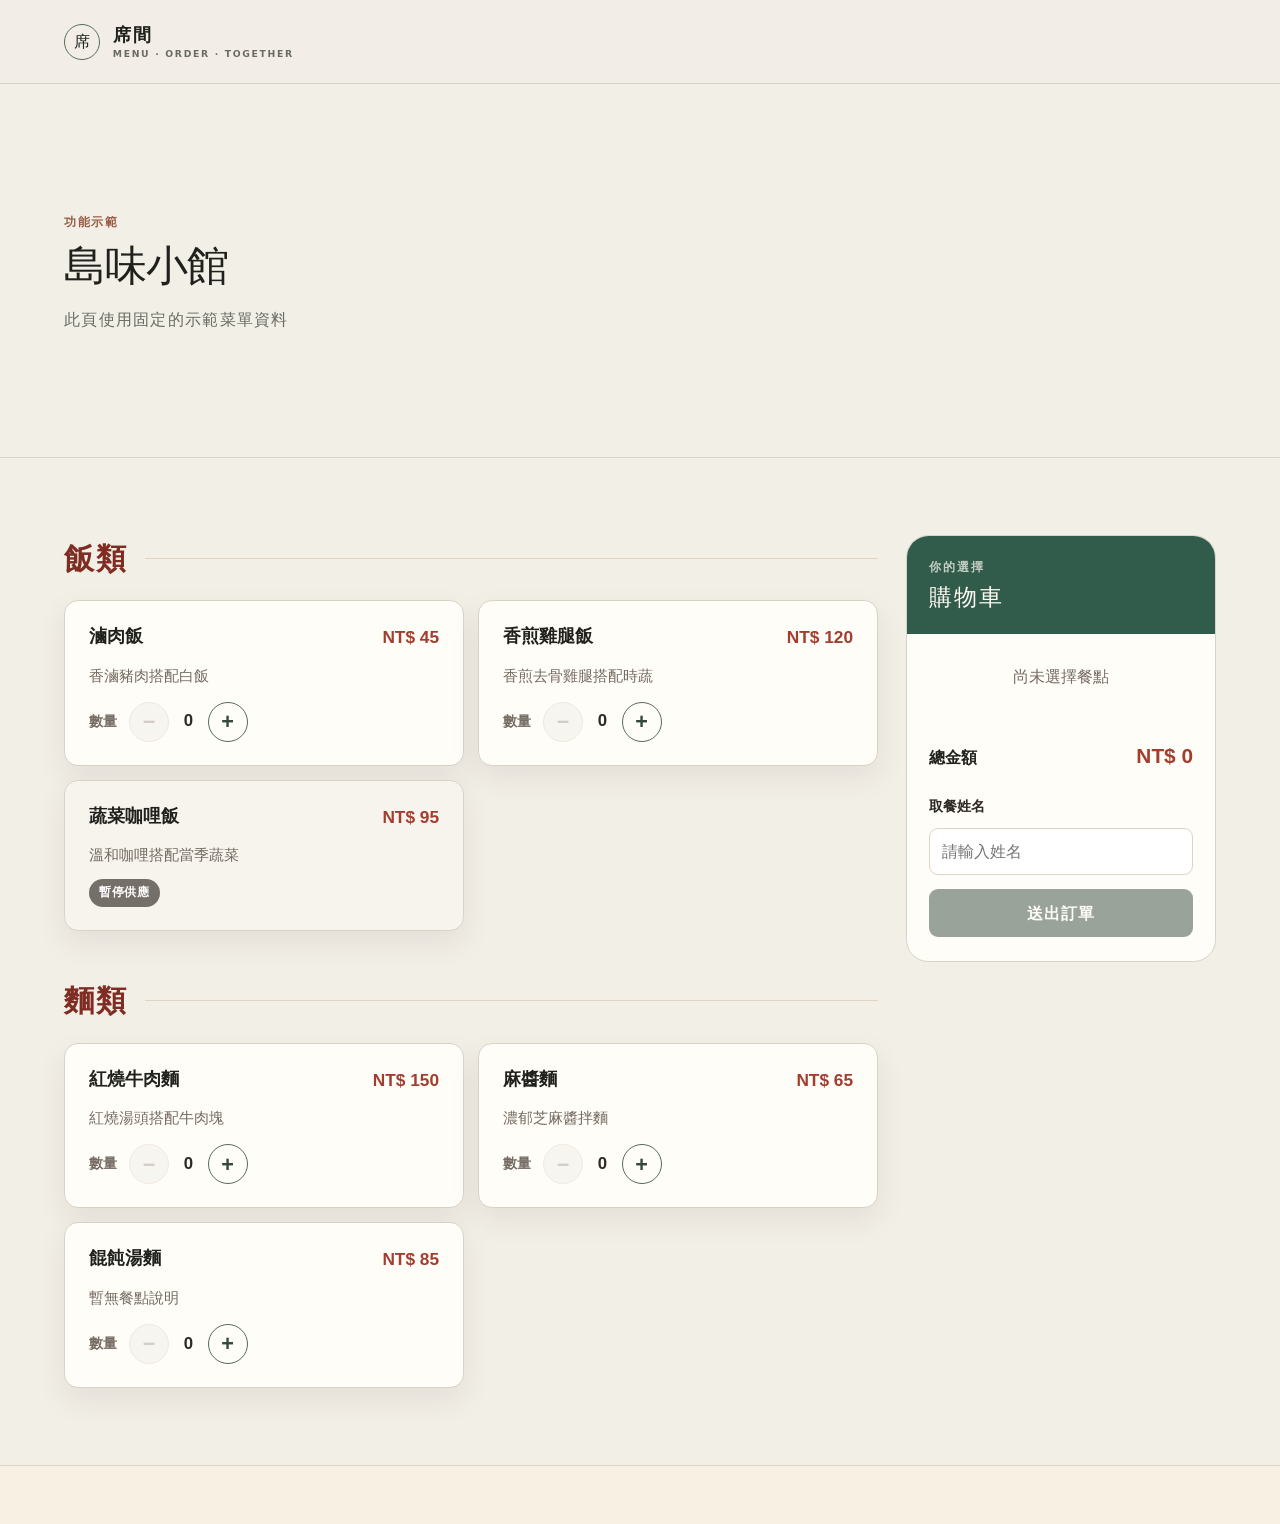
<file: frontend/demo.html>
<!doctype html>
<html lang="zh-Hant">
  <head>
    <meta charset="utf-8">
    <meta name="viewport" content="width=device-width, initial-scale=1">
    <meta name="description" content="固定示範菜單點餐頁">
    <title>示範點餐｜席間</title>
    <link rel="stylesheet" href="/frontend/design-system.css?v=20260811-1">
    <link rel="stylesheet" href="/frontend/navigation.css?v=20260811-3">
    <link rel="stylesheet" href="/frontend/styles.css">
    <link rel="stylesheet" href="/frontend/brand-pages.css?v=20260811-1">
    <script src="/frontend/app.js" defer></script>
  </head>
  <body>
    <nav class="top-home-nav" aria-label="主要導覽"><a class="top-home-brand" href="/" aria-label="席間首頁"><span class="top-home-brand-mark" aria-hidden="true">席</span><span class="top-home-brand-name">席間<small>MENU · ORDER · TOGETHER</small></span></a></nav>
    <header class="site-header">
      <div class="header-inner">
        <p class="eyebrow">功能示範</p>
        <h1 id="restaurant-name">餐廳菜單</h1>
        <p class="header-note">此頁使用固定的示範菜單資料</p>
      </div>
    </header>

    <main class="menu-shell">
      <div id="menu-status" class="status-panel" role="status" aria-live="polite">
        <span class="loading-dot" aria-hidden="true"></span>
        <span>菜單載入中</span>
      </div>
      <div class="ordering-layout">
        <div id="menu-content" class="menu-content" aria-label="菜單內容"></div>
        <aside class="cart-panel" aria-labelledby="cart-title">
          <div class="cart-heading">
            <p>你的選擇</p>
            <h2 id="cart-title">購物車</h2>
          </div>
          <p id="cart-empty" class="cart-empty">尚未選擇餐點</p>
          <ul id="cart-items" class="cart-items" aria-live="polite"></ul>
          <div class="cart-total-row">
            <span>總金額</span>
            <strong id="cart-total">NT$ 0</strong>
          </div>
          <form id="order-form" class="order-form" novalidate>
            <label for="customer-name">取餐姓名</label>
            <input id="customer-name" name="customer_name" type="text" autocomplete="name" placeholder="請輸入姓名" required>
            <button id="submit-order" type="submit" disabled>送出訂單</button>
            <p id="order-status" class="order-status" role="status" aria-live="polite" hidden></p>
          </form>
        </aside>
      </div>
    </main>

    <footer class="site-footer">
    </footer>
  </body>
</html>
</file>
<file: frontend/design-system.css>
:root {
  color-scheme: light;
  --color-bg: #f2efe7;
  --color-surface: #faf8f2;
  --color-surface-raised: #fffdf8;
  --color-text: #20211d;
  --color-muted: #686b63;
  --color-line: #d8d3c7;
  --color-line-strong: #bcb5a7;
  --color-accent: #566b56;
  --color-accent-strong: #354a3b;
  --color-accent-soft: #e5ebe1;
  --color-warm: #985b43;
  --color-warm-soft: #f2e4dc;
  --color-danger: #9a3f34;
  --color-success: #315f48;
  --font-sans: "Microsoft JhengHei", "PingFang TC", system-ui, sans-serif;
  --font-serif: Georgia, "Noto Serif TC", serif;
  --text-display: clamp(2.65rem, 8vw, 6.5rem);
  --text-heading: clamp(2rem, 5vw, 3.6rem);
  --text-title: clamp(1.35rem, 3vw, 1.8rem);
  --text-body: 1rem;
  --text-caption: 0.82rem;
  --space-1: 0.25rem;
  --space-2: 0.5rem;
  --space-3: 0.75rem;
  --space-4: 1rem;
  --space-5: 1.5rem;
  --space-6: 2rem;
  --space-7: 3rem;
  --space-8: 4.5rem;
  --radius-sm: 0.55rem;
  --radius-md: 0.9rem;
  --radius-lg: 1.4rem;
  --radius-pill: 999px;
  --shadow-soft: 0 1rem 3rem rgba(49, 45, 37, 0.08);
  --container: 72rem;
  --container-narrow: 54rem;
  --page-padding: clamp(1rem, 4vw, 2.5rem);
  --motion-fast: 140ms;
  --motion-normal: 280ms;
  --motion-slow: 760ms;
  --ease-standard: cubic-bezier(0.2, 0.75, 0.25, 1);
  font-family: var(--font-sans);
  color: var(--color-text);
  background: var(--color-bg);
}

*, *::before, *::after { box-sizing: border-box; }
html { scroll-behavior: smooth; }
body { margin: 0; min-height: 100vh; background: var(--color-bg); }
button, input, select, textarea { font: inherit; }
button, a, input, select, textarea { -webkit-tap-highlight-color: transparent; }
:focus-visible { outline: 3px solid color-mix(in srgb, var(--color-accent) 65%, white); outline-offset: 3px; }
[hidden] { display: none !important; }

.ds-container { width: min(100% - (2 * var(--page-padding)), var(--container)); margin-inline: auto; }
.ds-container--narrow { max-width: var(--container-narrow); }
.ds-surface, .ds-card { border: 1px solid var(--color-line); background: var(--color-surface); }
.ds-surface { border-radius: var(--radius-lg); padding: clamp(1.25rem, 4vw, 2.5rem); }
.ds-card { border-radius: var(--radius-md); padding: var(--space-5); }
.ds-badge { display: inline-flex; align-items: center; min-height: 1.8rem; padding: 0.2rem 0.7rem; border-radius: var(--radius-pill); color: var(--color-accent-strong); background: var(--color-accent-soft); font-size: var(--text-caption); font-weight: 800; }

.ds-button { display: inline-flex; align-items: center; justify-content: center; min-height: 2.9rem; border: 1px solid transparent; border-radius: var(--radius-pill); padding: 0.65rem 1.15rem; font-weight: 800; line-height: 1.2; text-align: center; text-decoration: none; cursor: pointer; transition: transform var(--motion-fast) var(--ease-standard), background var(--motion-fast), border-color var(--motion-fast); }
.ds-button:hover { transform: translateY(-1px); }
.ds-button--primary { color: #fffdf8; background: var(--color-accent-strong); }
.ds-button--secondary { color: var(--color-text); border-color: var(--color-line-strong); background: transparent; }
.ds-button--warm { color: #fff; background: var(--color-warm); }
.ds-button:disabled, .ds-field:disabled { opacity: 0.55; cursor: not-allowed; transform: none; }

.ds-field { width: 100%; min-height: 3rem; border: 1px solid var(--color-line-strong); border-radius: var(--radius-sm); padding: 0.7rem 0.85rem; color: var(--color-text); background: var(--color-surface-raised); transition: border-color var(--motion-fast), box-shadow var(--motion-fast); }
.ds-field:focus { border-color: var(--color-accent); box-shadow: 0 0 0 3px color-mix(in srgb, var(--color-accent) 16%, transparent); outline: 0; }
textarea.ds-field { min-height: 7rem; resize: vertical; }
.ds-label { display: block; margin-bottom: var(--space-2); font-weight: 800; }

.ds-nav { display: flex; align-items: center; justify-content: space-between; gap: var(--space-4); min-height: 4rem; }
.ds-modal { width: min(calc(100% - 2rem), 32rem); border: 1px solid var(--color-line); border-radius: var(--radius-lg); padding: var(--space-6); color: var(--color-text); background: var(--color-surface-raised); box-shadow: var(--shadow-soft); }
.ds-modal::backdrop { background: rgba(24, 25, 21, 0.5); }
.ds-toast, .ds-state { border-radius: var(--radius-md); padding: var(--space-4); }
.ds-toast { position: fixed; right: var(--page-padding); bottom: var(--page-padding); z-index: 50; max-width: min(24rem, calc(100% - 2rem)); box-shadow: var(--shadow-soft); background: var(--color-surface-raised); }
.ds-state--success { color: var(--color-success); background: #e4f0e8; }
.ds-state--error { color: var(--color-danger); background: #f5e4e0; }
.ds-empty { padding: var(--space-7) var(--space-5); text-align: center; color: var(--color-muted); }
.ds-loading { display: inline-flex; align-items: center; gap: var(--space-3); color: var(--color-muted); }
.ds-loading::before { width: 1rem; height: 1rem; border: 2px solid var(--color-line); border-top-color: var(--color-accent); border-radius: 50%; content: ""; animation: ds-spin 700ms linear infinite; }
@keyframes ds-spin { to { transform: rotate(1turn); } }

@media (max-width: 680px) {
  .ds-button { width: 100%; min-height: 3.1rem; }
  .ds-toast { left: 1rem; right: 1rem; }
}

@media (prefers-reduced-motion: reduce) {
  html { scroll-behavior: auto; }
  *, *::before, *::after { scroll-behavior: auto !important; animation-duration: 0.01ms !important; animation-iteration-count: 1 !important; transition-duration: 0.01ms !important; }
}
</file>
<file: frontend/navigation.css>
.top-home-nav {
  position: sticky;
  top: 0;
  z-index: 50;
  display: flex;
  align-items: center;
  min-height: 5.25rem;
  padding-inline: max(var(--page-padding), calc((100% - var(--container)) / 2));
  border-bottom: 1px solid var(--color-line);
  background: color-mix(in srgb, var(--color-bg) 94%, transparent);
  backdrop-filter: blur(0.6rem);
}

.top-home-brand {
  display: inline-flex;
  align-items: center;
  gap: 0.8rem;
  min-height: 2.75rem;
  color: var(--color-text);
  text-decoration: none;
}

.top-home-brand-mark {
  display: grid;
  place-items: center;
  width: 2.25rem;
  height: 2.25rem;
  border: 1px solid var(--color-accent);
  border-radius: 50%;
  color: var(--color-text);
  font-family: var(--font-serif);
  font-size: 1rem;
  transition: color var(--motion-fast), background var(--motion-fast), transform var(--motion-normal) var(--ease-standard);
}

.top-home-brand-name {
  font-family: var(--font-serif);
  font-size: 1.15rem;
  font-weight: 600;
  letter-spacing: 0.12em;
  line-height: 1.2;
}

.top-home-brand-name small {
  display: block;
  margin-top: 0.15rem;
  color: var(--color-muted);
  font-family: var(--font-sans);
  font-size: 0.58rem;
  font-weight: 800;
  letter-spacing: 0.18em;
}

.top-home-brand:hover .top-home-brand-mark,
.top-home-brand:focus-visible .top-home-brand-mark {
  color: var(--color-surface-raised);
  background: var(--color-accent-strong);
  transform: rotate(-5deg);
}

@media (max-width: 560px) {
  .top-home-nav { min-height: 4.75rem; }
  .top-home-brand-name small { display: none; }
}

@media (prefers-reduced-motion: reduce) {
  .top-home-nav { backdrop-filter: none; }
  .top-home-brand-mark { transform: none; }
}
</file>
<file: frontend/styles.css>
:root {
  color-scheme: light;
  --paper: #fffdf8;
  --paper-warm: #f7f0e3;
  --ink: #2e2924;
  --muted: #756b62;
  --line: #dfd3c3;
  --accent: #a33d2f;
  --accent-dark: #7f2c22;
  --leaf: #315c4b;
  --unavailable: #756f69;
  --shadow: 0 12px 30px rgb(61 42 27 / 8%);
}

* {
  box-sizing: border-box;
}

body {
  min-width: 320px;
  min-height: 100vh;
  margin: 0;
  color: var(--ink);
  background:
    linear-gradient(rgb(255 253 248 / 92%), rgb(255 253 248 / 92%)),
    repeating-linear-gradient(90deg, transparent 0 23px, rgb(145 113 79 / 7%) 24px);
  font-family: "Noto Sans TC", "PingFang TC", "Microsoft JhengHei", sans-serif;
  line-height: 1.6;
}

.site-header {
  border-bottom: 1px solid rgb(255 255 255 / 20%);
  color: #fffaf2;
  background: var(--accent);
}

.header-inner {
  width: min(100% - 40px, 1040px);
  margin: 0 auto;
  padding: 52px 0 46px;
}

.eyebrow,
.header-note,
.site-footer p {
  margin: 0;
}

.eyebrow {
  margin-bottom: 8px;
  font-size: 0.78rem;
  font-weight: 700;
  letter-spacing: 0.22em;
}

h1 {
  margin: 0;
  font-family: "DFKai-SB", "BiauKai", "Microsoft JhengHei", sans-serif;
  font-size: clamp(2.25rem, 8vw, 4.35rem);
  font-weight: 700;
  line-height: 1.1;
  letter-spacing: 0.08em;
}

.header-note {
  margin-top: 13px;
  color: rgb(255 250 242 / 80%);
  font-size: 0.95rem;
  letter-spacing: 0.08em;
}

.menu-shell {
  width: min(100% - 40px, 1040px);
  margin: 0 auto;
  padding: 42px 0 64px;
}

.status-panel {
  display: flex;
  align-items: center;
  justify-content: center;
  gap: 12px;
  min-height: 140px;
  padding: 28px;
  border: 1px solid var(--line);
  border-radius: 16px;
  color: var(--muted);
  background: var(--paper);
  box-shadow: var(--shadow);
  text-align: center;
}

.status-panel[data-state="error"] {
  border-color: rgb(163 61 47 / 25%);
  color: var(--accent-dark);
  background: #fff8f5;
}

.status-panel[data-state="empty"] {
  color: var(--leaf);
}

.status-panel[hidden] {
  display: none;
}

.loading-dot {
  width: 10px;
  height: 10px;
  border-radius: 50%;
  background: var(--accent);
  animation: pulse 1.1s ease-in-out infinite;
}

.ordering-layout {
  display: grid;
  grid-template-columns: minmax(0, 1fr) 310px;
  gap: 28px;
  align-items: start;
}

.menu-content {
  display: grid;
  gap: 46px;
  min-width: 0;
}

.category-section {
  scroll-margin-top: 24px;
}

.category-heading {
  display: flex;
  align-items: center;
  gap: 16px;
  margin: 0 0 18px;
  color: var(--accent-dark);
  font-size: clamp(1.45rem, 4vw, 1.85rem);
  letter-spacing: 0.08em;
}

.category-heading::after {
  height: 1px;
  flex: 1;
  background: var(--line);
  content: "";
}

.item-grid {
  display: grid;
  grid-template-columns: repeat(2, minmax(0, 1fr));
  gap: 14px;
}

.menu-item {
  display: grid;
  grid-template-columns: minmax(0, 1fr) auto;
  gap: 12px 22px;
  min-height: 150px;
  padding: 23px 24px;
  border: 1px solid var(--line);
  border-radius: 14px;
  background: var(--paper);
  box-shadow: var(--shadow);
}

.menu-item.is-unavailable {
  background: #f7f4ee;
}

.item-name {
  margin: 0;
  font-size: 1.12rem;
  line-height: 1.4;
}

.item-description {
  grid-column: 1 / -1;
  margin: 0;
  color: var(--muted);
  font-size: 0.94rem;
}

.item-price {
  margin: 0;
  color: var(--accent);
  font-size: 1.08rem;
  font-weight: 800;
  white-space: nowrap;
}

.availability {
  align-self: end;
  justify-self: start;
  grid-column: 1 / -1;
  padding: 4px 10px;
  border-radius: 999px;
  color: #fff;
  background: var(--unavailable);
  font-size: 0.78rem;
  font-weight: 700;
  letter-spacing: 0.06em;
}

.quantity-control {
  display: flex;
  align-items: center;
  justify-self: start;
  grid-column: 1 / -1;
  gap: 10px;
  margin-top: 2px;
}

.quantity-label {
  margin-right: 2px;
  color: var(--muted);
  font-size: 0.86rem;
  font-weight: 700;
}

.quantity-button {
  display: inline-grid;
  width: 40px;
  height: 40px;
  padding: 0;
  place-items: center;
  border: 1px solid var(--accent);
  border-radius: 50%;
  color: var(--accent-dark);
  background: #fff;
  font: inherit;
  font-size: 1.35rem;
  font-weight: 700;
  line-height: 1;
  cursor: pointer;
}

.quantity-button:hover:not(:disabled) {
  color: #fff;
  background: var(--accent);
}

.quantity-button:focus-visible {
  outline: 3px solid rgb(163 61 47 / 28%);
  outline-offset: 2px;
}

.quantity-button:disabled {
  border-color: var(--line);
  color: #aaa198;
  background: #f1eee8;
  cursor: not-allowed;
}

.quantity-value {
  min-width: 2ch;
  color: var(--ink);
  font-size: 1.05rem;
  font-weight: 800;
  text-align: center;
}

.cart-panel {
  position: sticky;
  top: 24px;
  overflow: hidden;
  border: 1px solid var(--line);
  border-radius: 16px;
  background: var(--paper);
  box-shadow: var(--shadow);
}

.cart-heading {
  padding: 22px 22px 18px;
  color: #fffaf2;
  background: var(--leaf);
}

.cart-heading p,
.cart-heading h2 {
  margin: 0;
}

.cart-heading p {
  margin-bottom: 2px;
  color: rgb(255 250 242 / 72%);
  font-size: 0.75rem;
  font-weight: 700;
  letter-spacing: 0.16em;
}

.cart-heading h2 {
  font-size: 1.45rem;
  letter-spacing: 0.08em;
}

.cart-empty {
  margin: 0;
  padding: 30px 22px;
  color: var(--muted);
  text-align: center;
}

.cart-empty[hidden] {
  display: none;
}

.cart-items {
  display: grid;
  margin: 0;
  padding: 0 22px;
  list-style: none;
}

.cart-item {
  display: grid;
  gap: 7px;
  padding: 17px 0;
  border-bottom: 1px solid var(--line);
}

.cart-item-heading,
.cart-item-details,
.cart-total-row {
  display: flex;
  align-items: baseline;
  justify-content: space-between;
  gap: 14px;
}

.cart-item-name {
  font-weight: 800;
}

.cart-item-subtotal {
  color: var(--accent-dark);
  font-weight: 800;
  white-space: nowrap;
}

.cart-item-details {
  color: var(--muted);
  font-size: 0.82rem;
}

.cart-total-row {
  padding: 20px 22px 22px;
  font-size: 1.02rem;
  font-weight: 700;
}

.cart-total-row strong {
  color: var(--accent);
  font-size: 1.3rem;
  white-space: nowrap;
}

.order-form {
  display: grid;
  gap: 10px;
  padding: 0 22px 24px;
}

.order-form label {
  color: var(--ink);
  font-size: 0.9rem;
  font-weight: 800;
}

.order-form input {
  width: 100%;
  min-height: 46px;
  padding: 10px 12px;
  border: 1px solid var(--line);
  border-radius: 9px;
  color: var(--ink);
  background: #fff;
  font: inherit;
}

.order-form input:focus {
  border-color: var(--accent);
  outline: 3px solid rgb(163 61 47 / 18%);
}

.order-form button {
  min-height: 48px;
  margin-top: 4px;
  padding: 11px 16px;
  border: 0;
  border-radius: 9px;
  color: #fff;
  background: var(--accent);
  font: inherit;
  font-weight: 800;
  letter-spacing: 0.06em;
  cursor: pointer;
}

.order-form button:hover:not(:disabled) {
  background: var(--accent-dark);
}

.order-form button:focus-visible {
  outline: 3px solid rgb(163 61 47 / 28%);
  outline-offset: 2px;
}

.order-form button:disabled {
  color: #f1ece6;
  background: #aaa198;
  cursor: not-allowed;
}

.order-status {
  margin: 2px 0 0;
  padding: 10px 12px;
  border-radius: 8px;
  font-size: 0.88rem;
}

.order-status[data-state="error"] {
  color: var(--accent-dark);
  background: #fff1ed;
}

.order-status[data-state="loading"] {
  color: var(--muted);
  background: var(--paper-warm);
}

.order-status[data-state="success"] {
  color: var(--leaf);
  background: #edf6f1;
}

.order-status[hidden] {
  display: none;
}

.site-footer {
  padding: 24px 20px 34px;
  border-top: 1px solid var(--line);
  color: var(--muted);
  background: var(--paper-warm);
  font-size: 0.85rem;
  text-align: center;
}

@keyframes pulse {
  0%,
  100% {
    opacity: 0.35;
    transform: scale(0.78);
  }

  50% {
    opacity: 1;
    transform: scale(1);
  }
}

@media (max-width: 680px) {
  .header-inner,
  .menu-shell {
    width: min(100% - 28px, 1040px);
  }

  .header-inner {
    padding: 38px 0 34px;
  }

  .menu-shell {
    padding: 30px 0 48px;
  }

  .menu-content {
    gap: 36px;
  }

  .item-grid {
    grid-template-columns: 1fr;
  }

  .menu-item {
    min-height: 138px;
    padding: 20px;
  }
}

@media (max-width: 900px) {
  .ordering-layout {
    grid-template-columns: 1fr;
  }

  .cart-panel {
    position: static;
  }
}

@media (prefers-reduced-motion: reduce) {
  .loading-dot {
    animation: none;
  }
}
</file>
<file: frontend/brand-pages.css>
body {
  color: var(--color-text);
  background: var(--color-bg);
  animation: page-enter 320ms var(--ease-standard) both;
}

@keyframes page-enter {
  from { opacity: 0; transform: translateY(0.35rem); }
  to { opacity: 1; transform: none; }
}

.site-header,
.admin-header,
.my-header {
  border-bottom: 1px solid var(--color-line);
  padding: clamp(2.75rem, 6vw, 5rem) var(--page-padding);
  color: var(--color-text);
  background: transparent;
}

.site-header .header-inner,
.admin-header .header-inner,
.my-header {
  width: min(100%, var(--container));
  margin-inline: auto;
}

.site-header .eyebrow,
.site-header .header-inner > p:first-child,
.admin-header .eyebrow,
.my-header > p:first-child {
  margin: 0 0 0.65rem;
  color: var(--color-warm);
  font-size: 0.72rem;
  font-weight: 900;
  letter-spacing: 0.15em;
  text-transform: uppercase;
}

.site-header h1,
.admin-header h1,
.my-header h1 {
  max-width: 20ch;
  margin: 0;
  font-family: var(--font-serif);
  font-size: clamp(1.95rem, 3.4vw, 2.65rem);
  font-weight: 500;
  line-height: 1.14;
  letter-spacing: -0.025em;
  text-wrap: balance;
}

.site-header .header-inner > p:last-child,
.admin-header .header-note,
.my-header > p:last-child {
  max-width: 42rem;
  margin: 1rem 0 0;
  color: var(--color-muted);
  font-size: 1rem;
  line-height: 1.75;
}

.upload-shell,
.page-shell,
.my-shell,
.admin-main,
.menu-shell {
  width: min(100% - (2 * var(--page-padding)), var(--container));
  max-width: var(--container);
  margin-inline: auto;
  padding-block: clamp(2.5rem, 6vw, 5rem);
}

.upload-panel,
.code-panel,
.menu-section,
.order-card,
.group-heading,
.store-heading,
.summary-section,
.item-summary-section,
.text-summary-section,
.my-card,
.my-empty,
.status-panel,
.cart-panel,
.qr-panel {
  border-color: var(--color-line);
  border-radius: var(--radius-lg);
  background: var(--color-surface-raised);
  box-shadow: none;
}

.upload-panel {
  border: 0;
  padding: 0;
  background: transparent;
}

.panel-heading,
.section-heading,
.menu-heading,
.order-heading {
  border-color: var(--color-line);
}

.panel-heading > p,
.menu-heading > p,
.group-heading > p,
.store-heading p:first-child,
#order-mode-label {
  color: var(--color-warm);
  font-size: 0.72rem;
  font-weight: 900;
  letter-spacing: 0.12em;
}

.panel-heading h2,
.recognition-result > h2,
.code-panel h2,
.menu-heading h2,
.order-heading h2,
.group-heading h2,
.store-heading h2,
.section-heading h2,
.my-card h2,
.my-empty h2 {
  color: var(--color-text);
  font-family: var(--font-serif);
  font-size: clamp(1.25rem, 2.1vw, 1.65rem);
  font-weight: 500;
  line-height: 1.25;
  letter-spacing: -0.02em;
}

.menu-category h3,
.recognized-category > h3,
.summary-section > h2,
.item-summary-section > h2,
.text-summary-section h2 {
  font-family: var(--font-serif);
  font-size: clamp(1.1rem, 1.8vw, 1.35rem);
  font-weight: 500;
  line-height: 1.3;
  letter-spacing: -0.01em;
}

.upload-hero { padding-block: clamp(2.5rem, 5vw, 4.5rem); }

.upload-hero-inner {
  display: grid;
  grid-template-columns: minmax(0, 0.9fr) minmax(20rem, 1.1fr);
  align-items: center;
  gap: clamp(2rem, 8vw, 7rem);
  width: min(100%, var(--container));
  margin-inline: auto;
}

.upload-hero .header-inner { width: auto; margin: 0; }
.upload-hero .header-inner > p:last-child { max-width: 34rem; }

.upload-hero-art {
  --upload-x: 0px;
  --upload-y: 0px;
  position: relative;
  display: grid;
  place-items: center;
  min-height: 23rem;
  isolation: isolate;
}

.upload-hero-art::before {
  position: absolute;
  width: min(72%, 22rem);
  aspect-ratio: 1;
  border-radius: 48% 52% 42% 58% / 58% 42% 58% 42%;
  background: var(--color-accent-soft);
  transform: translate3d(calc(var(--upload-x) * -0.45), calc(var(--upload-y) * -0.45), 0) rotate(-6deg);
  transition: transform 650ms var(--ease-standard);
  content: "";
}

.upload-art-sheet {
  position: relative;
  z-index: 1;
  width: min(78%, 24rem);
  margin: 0;
  border: 1px solid var(--color-line);
  padding: clamp(1.35rem, 3vw, 2rem);
  background: var(--color-surface-raised);
  box-shadow: var(--shadow-soft);
  transform: translate3d(var(--upload-x), var(--upload-y), 0) rotate(1.5deg);
  transition: transform 600ms var(--ease-standard);
}

.upload-art-sheet > p {
  margin: 0 0 1rem;
  color: var(--color-warm);
  font-size: 0.62rem;
  font-weight: 900;
  letter-spacing: 0.14em;
}

.upload-art-sheet h2 {
  margin: 0 0 1.3rem;
  font-family: var(--font-serif);
  font-size: clamp(1.35rem, 2.4vw, 1.8rem);
  font-weight: 500;
}

.upload-art-sheet div {
  display: grid;
  grid-template-columns: 2rem 1fr auto;
  gap: 0.7rem;
  border-top: 1px solid var(--color-line);
  padding-block: 0.75rem;
  font-size: 0.78rem;
}

.upload-art-sheet div span { color: var(--color-muted); font-size: 0.65rem; }
.upload-art-sheet div i { color: var(--color-warm); font-style: normal; }

.upload-art-word,
.upload-art-note {
  position: absolute;
  z-index: 2;
  color: var(--color-text);
  font-family: var(--font-serif);
  font-weight: 700;
  letter-spacing: 0.08em;
  pointer-events: none;
  transition: transform 650ms var(--ease-standard);
}

.upload-art-word { top: 7%; right: 2%; font-size: clamp(1.35rem, 3vw, 2.1rem); transform: translate3d(calc(var(--upload-x) * 0.7), calc(var(--upload-y) * 0.7), 0); }
.upload-art-note { bottom: 5%; left: 0; color: var(--color-muted); font-family: var(--font-sans); font-size: 0.62rem; transform: translate3d(calc(var(--upload-x) * -0.7), calc(var(--upload-y) * -0.7), 0); }

input,
select,
textarea {
  border-color: var(--color-line-strong);
  border-radius: var(--radius-sm);
  color: var(--color-text);
  background: var(--color-surface-raised);
  transition: border-color var(--motion-fast), box-shadow var(--motion-fast), background var(--motion-fast);
}

input:focus,
select:focus,
textarea:focus {
  border-color: var(--color-accent);
  box-shadow: 0 0 0 3px color-mix(in srgb, var(--color-accent) 15%, transparent);
  outline: 0;
}

button,
.created-primary-action,
.created-secondary-action,
.back-link,
.ordering-link,
.store-heading nav a,
.qr-panel a {
  border-radius: var(--radius-pill);
  font-weight: 900;
  transition: color var(--motion-fast), background var(--motion-fast), border-color var(--motion-fast), transform var(--motion-fast) var(--ease-standard);
}

button:hover:not(:disabled),
.created-primary-action:hover,
.created-secondary-action:hover,
.back-link:hover,
.ordering-link:hover,
.store-heading nav a:hover,
.qr-panel a:hover { transform: translateY(-1px); }

#upload-button,
#confirm-button,
#store-button,
#submit-order,
#copy-summary,
#download-excel,
.created-primary-action {
  border-color: var(--color-accent-strong);
  color: #fffdf8;
  background: var(--color-accent-strong);
}

#upload-button:hover:not(:disabled),
#confirm-button:hover:not(:disabled),
#store-button:hover:not(:disabled),
#submit-order:hover:not(:disabled),
#copy-summary:hover:not(:disabled),
#download-excel:hover:not(:disabled),
.created-primary-action:hover { background: #2d4033; }

button:disabled { opacity: 0.5; cursor: not-allowed; transform: none; }

.file-picker {
  position: relative;
  display: grid;
  justify-items: center;
  min-height: 15rem;
  border: 1px dashed var(--color-line-strong);
  border-radius: var(--radius-lg);
  padding: clamp(2rem, 5vw, 3.5rem);
  color: var(--color-text);
  background: color-mix(in srgb, var(--color-accent-soft) 45%, var(--color-surface-raised));
  text-align: center;
  transition: border-color var(--motion-normal), background var(--motion-normal), transform var(--motion-normal) var(--ease-standard);
}

.file-picker::before {
  display: grid;
  place-items: center;
  width: 3rem;
  height: 3rem;
  margin-bottom: 1rem;
  border-radius: 50%;
  color: #fff;
  background: var(--color-accent-strong);
  font-size: 1.3rem;
  content: "↥";
}

.file-picker:hover,
.file-picker:focus-within,
.file-picker.is-dragover {
  border-color: var(--color-accent);
  background: var(--color-accent-soft);
  transform: translateY(-0.15rem);
}

.file-picker.is-dragover { border-style: solid; }
.file-picker-title { color: var(--color-text); font-size: 1.15rem; }
.file-picker-note { color: var(--color-muted); }

#menu-file {
  position: absolute;
  width: 1px;
  height: 1px;
  overflow: hidden;
  clip-path: inset(50%);
  white-space: nowrap;
}

.file-summary {
  display: grid;
  grid-template-columns: 1fr auto;
  align-items: center;
  gap: 1rem;
  border: 1px solid var(--color-line);
  border-radius: var(--radius-md);
  padding: 1rem 1.2rem;
  background: var(--color-surface-raised);
}

.file-summary-info { display: grid; gap: 0.2rem; }
.file-summary-actions { display: flex; gap: 0.5rem; }
.file-summary-actions button { min-height: 2.6rem; border: 1px solid var(--color-line-strong); padding: 0.45rem 0.8rem; color: var(--color-text); background: transparent; font-size: 0.78rem; }

.menu-preview-panel,
.recognition-result,
.scope-note,
.group-created,
.group-filter-panel,
.recognized-category {
  border-color: var(--color-line);
  border-radius: var(--radius-lg);
  background: var(--color-surface-raised);
}

.scope-note { border: 1px solid var(--color-line); padding: 1.25rem 1.5rem; }
.menu-preview-stage { border-color: var(--color-line); border-radius: var(--radius-md); background: var(--color-bg); }
.recognized-item, .group-variant-group, .store-variant-group { border-color: var(--color-line); border-radius: var(--radius-md); background: var(--color-surface); }

.processing-steps {
  display: grid;
  grid-template-columns: repeat(3, 1fr);
  gap: 0.5rem;
  margin-top: 1rem;
}

.processing-steps span {
  border-top: 2px solid var(--color-line);
  padding-top: 0.55rem;
  color: var(--color-muted);
  font-size: 0.72rem;
  transition: color var(--motion-fast), border-color var(--motion-fast);
}

.processing-steps[data-step="reading"] span:first-child,
.processing-steps[data-step="organizing"] span:nth-child(-n+2),
.processing-steps[data-step="done"] span { border-color: var(--color-accent); color: var(--color-accent-strong); }

.code-panel { max-width: 47rem; margin-inline: auto; padding: clamp(1.5rem, 4vw, 2.5rem); }
.code-entry button { border-color: var(--color-accent-strong); color: #fff; background: var(--color-accent-strong); }

.menu-category h3 { border-color: var(--color-line); font-family: var(--font-serif); font-weight: 500; }
.menu-item, .menu-variant-item, .menu-variant-option { border-color: var(--color-line); background: var(--color-surface-raised); }
.menu-variant-option:hover, .menu-item:hover { background: var(--color-accent-soft); }
.quantity-control button { border-color: var(--color-accent); border-radius: 50%; color: var(--color-accent-strong); background: transparent; }
.quantity-control button:hover:not(:disabled) { color: #fff; background: var(--color-accent-strong); }
.price-area span, .variant-summary, .cart-total strong { color: var(--color-warm); }

.cart-panel { border: 1px solid var(--color-line); }
.cart-panel h2, .cart-panel h3 { font-family: var(--font-serif); font-weight: 500; }
.cart-total, .cart-total-row { border-color: var(--color-line); }

.group-heading,
.store-heading { border: 1px solid var(--color-line); padding: clamp(1.25rem, 4vw, 2.25rem); }
.summary-bar { border-radius: var(--radius-md); color: var(--color-accent-strong); background: var(--color-accent-soft); }
.summary-item, .order-card { border-color: var(--color-line); border-radius: var(--radius-md); background: var(--color-surface-raised); }
.summary-demand { border-color: var(--color-line); background: var(--color-surface); }
#close-group { border-color: color-mix(in srgb, var(--color-danger) 45%, var(--color-line)); color: var(--color-danger); background: transparent; }
#text-summary { border-color: var(--color-line); background: var(--color-surface); }

.my-header { max-width: none; }
.my-shell { max-width: var(--container-narrow); }
.my-list { gap: 1rem; }
.my-card { padding: 1.4rem; }

.status[data-state="loading"],
.upload-status[data-state="loading"],
.review-status[data-state="loading"],
.action-status[data-state="loading"],
.my-status { color: var(--color-muted); background: var(--color-accent-soft); }
.status[data-state="error"],
.upload-status[data-state="error"],
.review-status[data-state="error"],
.action-status[data-state="error"] { color: var(--color-danger); background: #f5e4e0; }
.upload-status[data-state="success"],
.review-status[data-state="success"],
.action-status[data-state="success"] { color: var(--color-success); background: #e4f0e8; }

@media (max-width: 820px) {
  .site-header, .admin-header, .my-header { padding-block: 2.75rem; }
  .upload-hero-inner { grid-template-columns: 1fr; gap: 1.5rem; }
  .upload-hero-art { min-height: 21rem; }
  .file-picker { min-height: 12rem; }
}

@media (max-width: 560px) {
  .site-header h1, .admin-header h1, .my-header h1 { font-size: clamp(1.75rem, 8vw, 2.15rem); }
  .upload-hero-art { min-height: 18rem; }
  .upload-art-sheet { width: min(84%, 22rem); padding: 1.1rem; }
  .upload-art-word { top: 2%; }
  .upload-shell, .page-shell, .my-shell, .admin-main, .menu-shell { padding-block: 2rem; }
  .file-summary { grid-template-columns: 1fr; }
  .file-summary-actions, .file-summary-actions button { width: 100%; }
  .processing-steps { grid-template-columns: 1fr; }
  .processing-steps span { border-top: 0; border-left: 2px solid var(--color-line); padding: 0.2rem 0 0.2rem 0.7rem; }
}

@media (prefers-reduced-motion: reduce) {
  body { animation: none; }
  .file-picker { transform: none; }
  .upload-hero-art::before, .upload-art-sheet, .upload-art-word, .upload-art-note { transform: none; }
}
</file>
